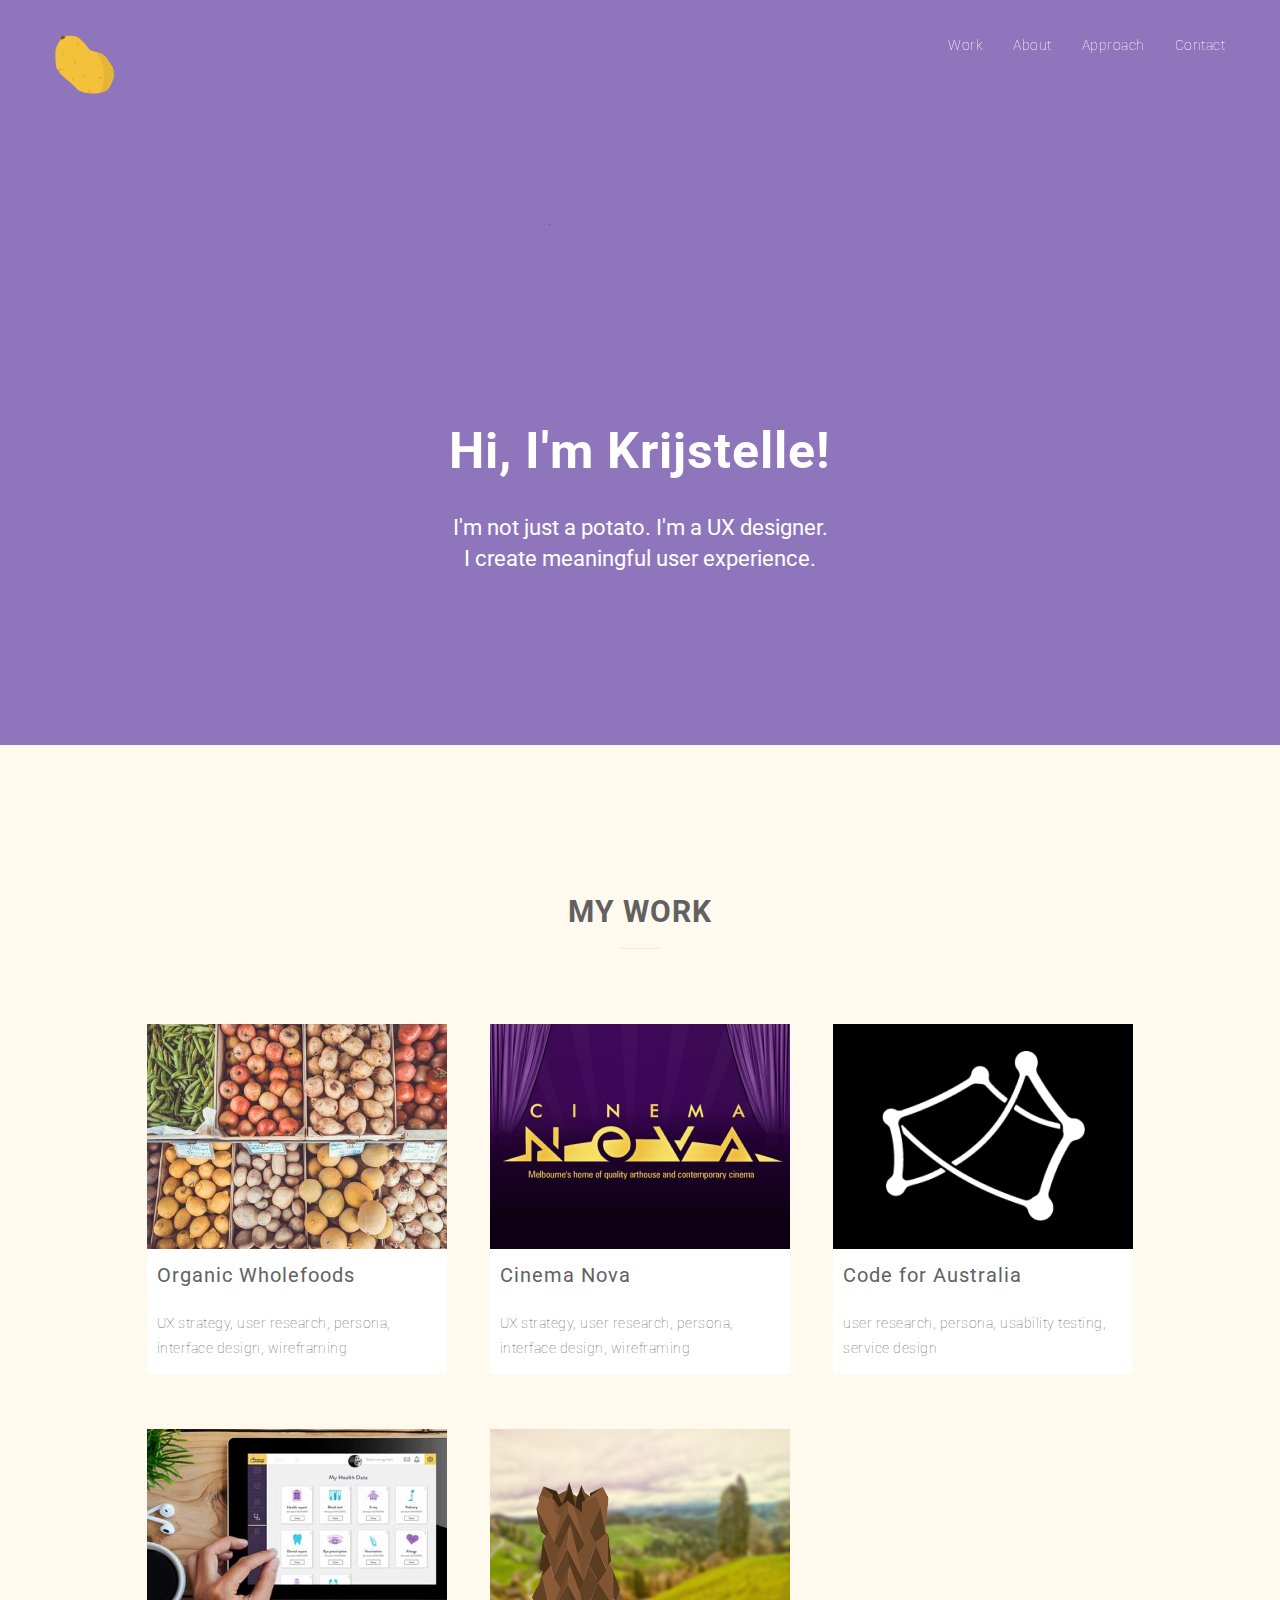
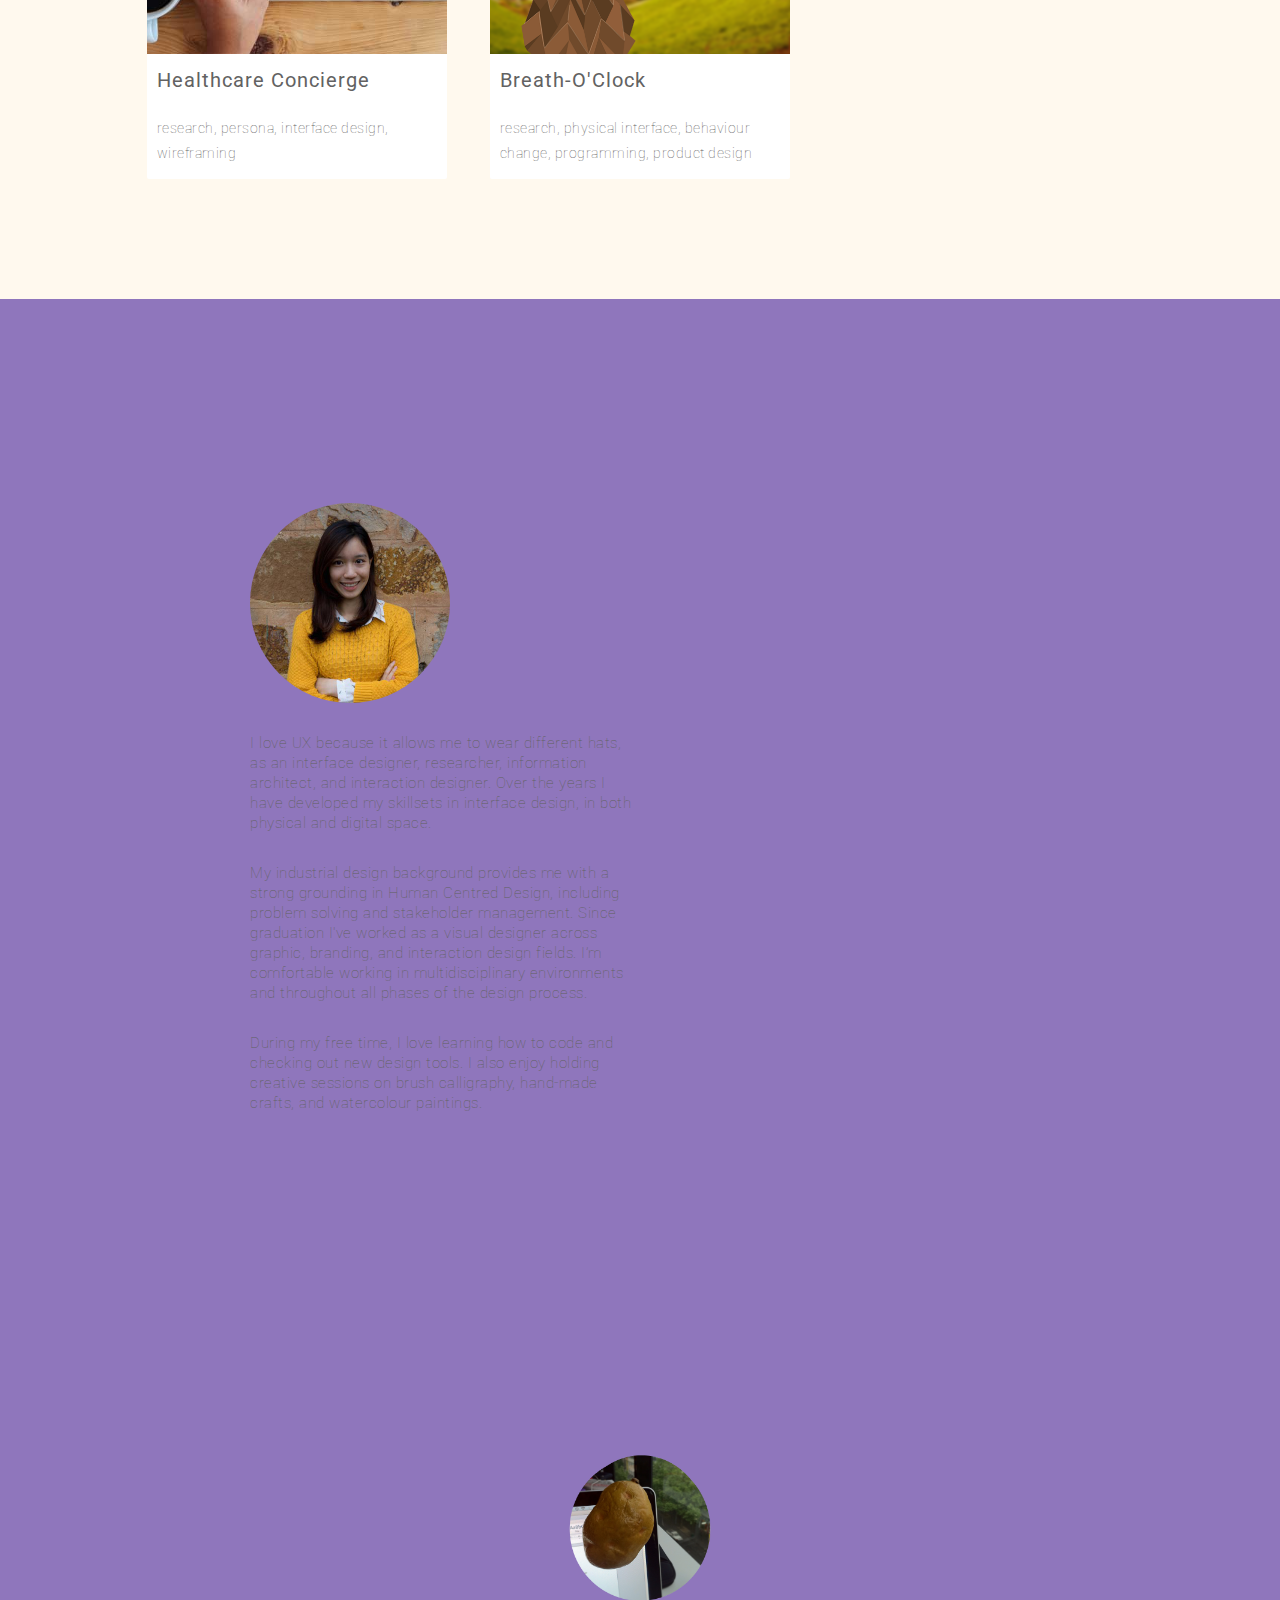
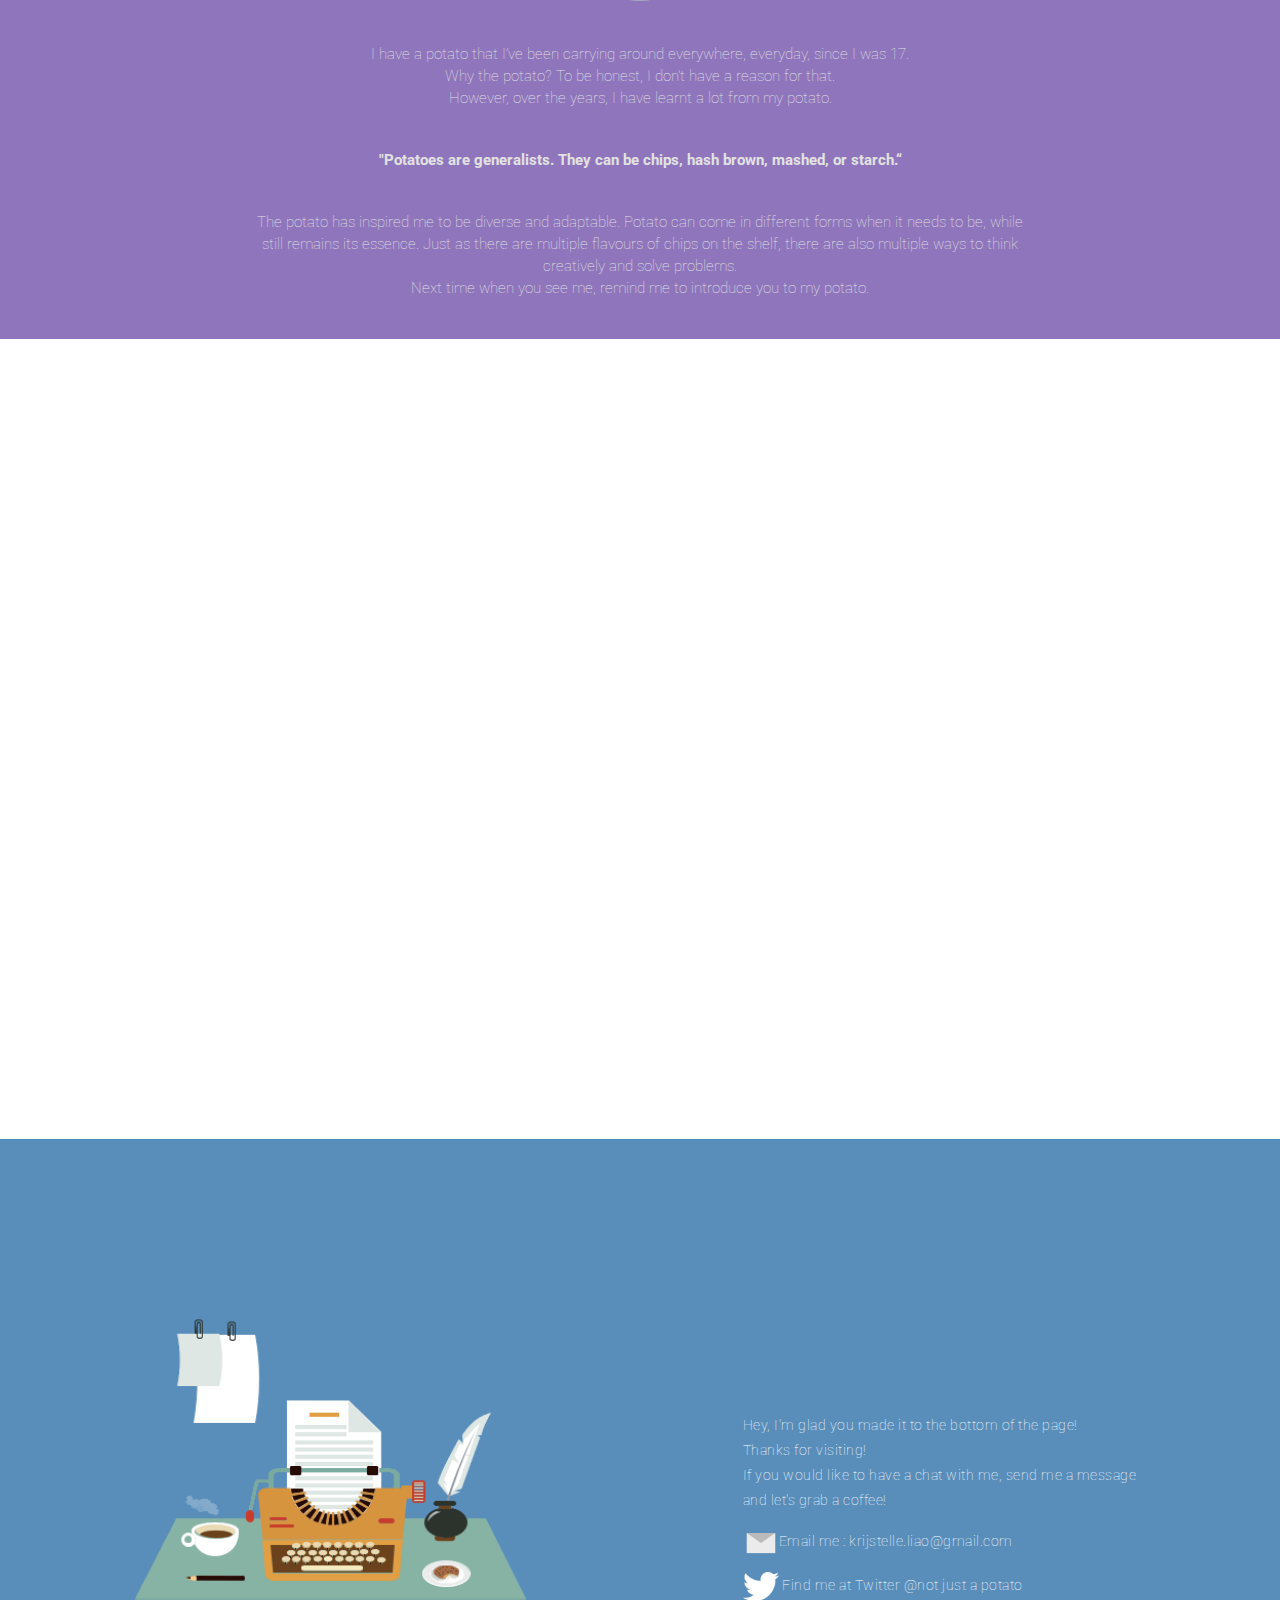
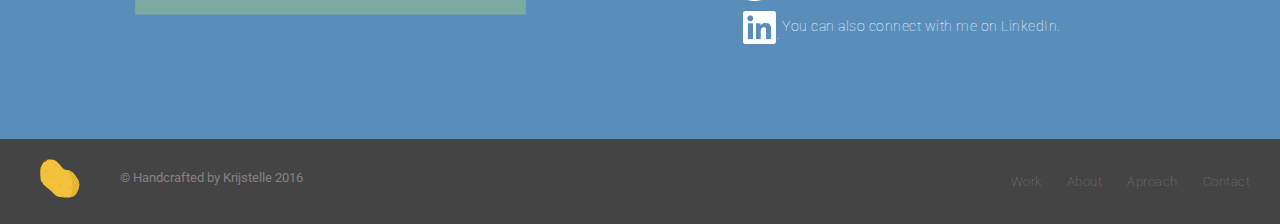
<file: index.html>
<!DOCTYPE html>
<html lang="en">

<head>
	<title>Not just a potato</title>
	<meta charset="utf-8">
	<meta http-equiv="X-UA-Compatible" content="IE=edge">
	<meta name="viewport" content="width=device-width, initial-scale=1">
	<meta name="Krijstelle" content="Portfolio">
	<link rel="shortcut icon" href="img/potato.png">  <!--browser icon-->
	<link href='http://fonts.googleapis.com/css?family=Roboto:400,300,700' rel='stylesheet' type='text/css'>


	<link rel="stylesheet" type="text/css" href="css/bootstrap.min.css">



	<link rel="stylesheet" type="text/css" href="css/main.css">


	<link rel="stylesheet" type="text/css" href="css/animate.css">

	<link rel="stylesheet" type="text/css" href="css/draw.css">



	<script src="js/jquery.js"></script>

	<script src="js/modernizr.js"></script>
	<!-- Modernizr -->
	<script type="text/javascript" src="js/wow.js"></script>
	<script>
		new WOW().init();
	</script>


	<script src="https://ajax.googleapis.com/ajax/libs/jquery/1.11.2/jquery.min.js"></script>

	<script src="js/bootstrap.min.js"></script>
	<!--bootstrap-->
	<script src="js/jquery-2.1.1.js"></script>
	<!--bootstrap-->

	<script src="js/scrolling-nav.js"></script>
	<!--smooth scrolling-nav-->
	<script src="js/jquery.easing.min.js"></script>
	<!--smooth scrolling-->
	<script src="js/activestate.js"></script>
	<!--active state-->


</head>



<body>
	<div>
	<nav class="navbar navbar-default navbar-fixed-top">
		<div class="container-fluid">
			<!-- Brand and toggle get grouped for better mobile display -->
			<div class="navbar-header page-scroll">
				<button type="button" class="navbar-toggle" data-toggle="collapse" data-target="#bs-example-navbar-collapse-1">
					<span class="sr-only">Toggle navigation</span>
					<span class="icon-bar"></span>
					<span class="icon-bar"></span>
					<span class="icon-bar"></span>
				</button>

				<a class="navbar-brand page-scroll" href="#section1">
					<img alt="Brand" src="img/potato.svg">
				</a>

			</div>

			<!-- Collect the nav links, forms, and other content for toggling -->

			<div class="collapse navbar-collapse" id="bs-example-navbar-collapse-1">





				<ul class="nav navbar-nav navbar-right">
					<li class="hidden">
						<a href="#section1"></a>
					</li>
					<li>
						<a class="page-scroll" href="#section2">Work</a>
					</li>
					<li>
						<a class="page-scroll" href="#section3">About</a>
					</li>
					<li>
						<a class="page-scroll" href="#section4">Approach</a>
					</li>
					<li>
						<a class="page-scroll" href="#section5">Contact</a>
					</li>
				</ul>
			</div>
			<!-- /.navbar-collapse -->
		</div>
		<!-- /.container-fluid -->
	</nav>

	<section class="intro" id="section1">
		<div class="container">

					<?xml version="1.0" encoding="utf-8"?>
					<!-- Generator: Adobe Illustrator 19.1.0, SVG Export Plug-In . SVG Version: 6.00 Build 0)  -->
					<svg class="drawpotato" version="1.1" xmlns="http://www.w3.org/2000/svg" xmlns:xlink="http://www.w3.org/1999/xlink" x="0px" y="0px" viewBox="-180 276.8 249.3 276.3" style="enable-background:new -180 276.8 249.3 276.3;" xml:space="preserve">
						<g id="cut">
							<path class="cut" d="M-145.1,342.4c1.2,1.3,2.1,2.9,2.4,4.7c0.4,1.8,0,3.9-0.9,5.6c-0.9,1.7-2.3,3-3.7,4c-1.5,1-3,1.7-4.7,2.2" />
							<path class="cut" d="M-83.2,305.7c3,8.6-5.1,15.3-8.4,17.3" />
							<path class="cut" d="M-112.7,450.9c6.7,1.3,14.1,12.4,12.7,17.4" />
							<path class="cut" d="M-63.5,455.1c-0.1-2.5,0.2-4.9,0.9-7.3c0.6-2.4,1.7-4.8,3.1-6.9c1.4-2.1,3.4-4,5.6-5.2c2.2-1.3,4.7-2,7.2-2" />
							<path class="cut" d="M-106.3,374.4c2.4,0.8,4.5,2.3,6.3,4.2c1.7,1.9,3.1,4.3,3.6,7c0.5,2.6,0.2,5.4-0.7,7.8
				c-1,2.4-2.5,4.5-4.4,6.1" />
							<path class="cut" d="M-42.1,498.5c0.2,5.2,5.7,20.7,12.5,18.8" />
							<path class="cut" d="M-8.1,397.3c0.2-0.8-0.3,6.4,14,6.3" />
							<path class="cut" d="M-3.3,458.9L-3.3,458.9c13.8,0.1,14.9-7.3,18.4-13.7" />
							<path class="cut" d="M63,435.6L63,435.6c-2.3-12.8-7.1-15-13.4-18.6" />
							<path class="cut" d="M32.5,489.5L32.5,489.5c-5.3,8.3-4.8,12.4-4.4,18" />

							<path class="cut" d="M-30.4,340.8c-7.9-1-14.2-0.6-21,3.8" />

							<path class="cut" d="M-139,422.3c-3.7-2-8.1-2.5-12-3.3c-2.4-0.5-9.3-2.8-11.1-1.9c-1.4,0.9-4,8.2-2.5,7.4" />


							<path class="cut" d="M-154.7,292.9c-3-4-1-13.4,4.5-14.9c4.5-1.5,11.4,4.2,13.2,6.5C-140,290.1-148.3,294.1-154.7,292.9" />

						</g>
						<g id="outline">
							<g>
								<path class="outline" d="M-134.8,279.3c-26.8,13.9-28.7,22.9-40.1,46.6c-6.2,12.9-4,50.5-2.2,72.3c0.2,2.6,0.4,5.6,1.4,10
			c1.5,6.5,4.5,10.7,6.7,12.6c4.1,3.5,4.4,5.3,5.7,8.2c2.9,6.8,9.8,12.1,15.1,17c6.5,6.1,13.3,11.8,20.1,17.4
			c14,11.5,24.6,20.8,36.6,34.4c18.3,20.7,59,20.7,83.8,20.7c9.9,0,25.8-5.6,33.8-8.6c11.9-5,17.9-12.3,22.8-23.2
			c12.9-24.8,22.2-54.5,7.4-79.4c-5.9-10-23.6-43.3-43.2-53.6c-26.8-13.9-42.7-5-59.6-29.8c-8.9-12.9-29.8-35.7-45.7-42.7
			C-99.1,278.3-130.8,276.3-134.8,279.3" />
							</g>
						</g>
						<g id="shadow">
							<ellipse class="shadow" cx="-25" cy="540.6" rx="82.4" ry="12.5" />
						</g>
						<g id="dots">
							<g>
								<path class="dots" d="M-52.5,451.1c0.2,0.2,0.3,0.3,0.5,0.5" />
								<path class="dots" d="M-149,431.1c-0.1,0.1,0.3,0.1,0.2,0" />
								<path class="dots" d="M-143.2,430.9c0,0.2,0.4,0.2,0.4,0" />
								<path class="dots" d="M-115.5,381.9C-115.3,381.9-115.3,381.9-115.5,381.9" />
								<path class="dots" d="M-110.2,388.6c0-0.1,0-0.2,0-0.2" />
								<path class="dots" d="M-108,382.6c0,0.1,0,0.2,0,0.2" />
								<line class="dots" x1="-111" y1="399.4" x2="-111" y2="399.4" />
								<path class="dots" d="M-104.2,392.6c0.3,0.1,0.6-0.2,0.5-0.5" />
								<path class="dots" d="M-2.2,394.1c-0.1-0.3,0-0.7,0.2-1" />
								<path class="dots" d="M49,435.6c0.2-0.3,0.3-0.7,0.5-1" />
								<path class="dots" d="M-107.5,311.1c0-0.2,0-0.3,0-0.5" />
								<path class="dots" d="M-98.9,298.2c-0.2,0.3,0.5,0.3,0.4,0" />
								<path class="dots" d="M-99.5,313.6c0.2,0.2,0.3,0.3,0.5,0.5" />
								<path class="dots" d="M-93.5,305.6c-0.2-0.2-0.3-0.3-0.5-0.5" />
								<path class="dots" d="M-119.5,304.7c-0.4-0.1-0.9,0.1-1,0.4" />
								<path class="dots" d="M-118.5,294.1c0.2,0,0.3,0,0.5,0" />
								<path class="dots" d="M-120.9,355.1c0,0.2,0.5,0.2,0.4,0" />
								<path class="dots" d="M-166.5,362.6c0.6,0.3,1.5-0.3,1.5-1" />
								<path class="dots" d="M-79,466.6c0.2,0,0.3,0,0.5,0" />
								<path class="dots" d="M-76.5,487.1C-76.5,487.5-76.5,487.5-76.5,487.1" />
								<path class="dots" d="M-64,496.1c0-0.2,0-0.3,0-0.5" />
								<path class="dots" d="M-18,506.6c0.3,0,0.7,0,1,0" />
								<path class="dots" d="M21.2,507.1c0-0.7,0.1-1.3,0.1-2" />
								<path class="dots" d="M25.5,494.1c-0.2,0.2-0.3,0.3-0.5,0.5" />
								<path class="dots" d="M58,446.6c-0.3,0.7-0.7,1.3-1,2" />
								<path class="dots" d="M43,476.6c0.2,0,0.3,0,0.5,0" />
								<path class="dots" d="M34,458.1c0,0.2,0,0.3,0,0.5" />
								<path class="dots" d="M22.4,375.7c0.3,0.3,0.7,0.7,1,1" />
								<path class="dots" d="M33.5,460.1c-0.3-0.5-0.7-1-1-1.5" />
								<path class="dots" d="M49.5,468.1c0.3-0.2,0.7-0.3,1-0.5" />
								<path class="dots" d="M-125.5,462.6c0.2-0.2,0.3-0.3,0.5-0.5" />
								<path class="dots" d="M-25,413.4c0.1,0,0.2,0,0.2,0" />
								<path class="dots" d="M-10,425.4c-0.1,0-0.2,0-0.2,0" />
								<path class="dots" d="M-26.8,384.9c0,0.1-0.2,0.1-0.2,0" />
								<path class="dots" d="M-45.3,360.1c0,0.2,0.3,0.3,0.5,0.2" />
								<path class="dots" d="M-59.5,370.1c0.1,0,0.2,0,0.2,0" />
								<path class="dots" d="M-65.2,384.4c-0.2,0,0.1,0.4,0.2,0.2" />
								<path class="dots" d="M-67.2,359.4c0.2,0,0.5,0,0.8,0" />
								<path class="dots" d="M42.3,407.8c0.1,0,0.2,0,0.3,0" />
								<path class="dots" d="M29.3,397.8c0.1-0.1,0.2-0.2,0.3-0.3" />
								<path class="dots" d="M56.3,414.4c0.1,0,0.2,0,0.3,0" />
								<path class="dots" d="M33.6,418.8c0,0.2,0,0.4,0,0.7" />
								<path class="dots" d="M43.1,453.8c0,0.2,0.3,0.2,0.3,0" />
								<path class="dots" d="M-102.4,428.4c0.1,0.4,0.8,0,0.6-0.3" />
								<path class="dots" d="M-143.3,392.1c-0.1-0.2-0.2-0.4-0.3-0.7" />
								<path class="dots" d="M-163,380.4c0.2,0.3,0.4,0.7,0.7,1" />
								<path class="dots" d="M-160,401.4c0-0.2,0-0.4,0-0.7" />
								<path class="dots" d="M-165.7,400.4c0.3-0.1,0.4-0.4,0.3-0.7" />
								<path class="dots" d="M-160.7,419.4c0-0.1,0-0.2,0-0.3" />
								<path class="dots" d="M-148,352.8c0.1,0.1,0.2,0.2,0.3,0.3" />
								<path class="dots" d="M-151.7,346.8c0.2,0.3,0.8,0.3,1,0" />
								<path class="dots" d="M-36.7,344.8c0.1,0,0.2,0,0.3,0" />
							</g>
						</g>
					</svg>
					<img src="img/potatoicon.svg" class="potato img-responsive">

					<div class="caption animated wow fadeInDown clearfix">
						<h1> Hi, I'm Krijstelle! </h1>
						<p> I'm not just a potato. I'm a UX designer.</br>
						I create meaningful user experience.</p>
						<hr>
					</div>

		</div>

	</section>
	<!--  End billboard  -->

	<section class="Portfolio" id="section2">

		<div class="title animated wow bounceIn">
			<h2>My WORK</h2>
			<hr class="separator" />
		</div>

		<div class="container">
			<div class="row">

				<div class="col-md-4 ">
					<div class="card">
						<a href="Organicwholefoods.html">
							<img src="img/OF/heroimg.jpg" alt="Organic Wholefoods" />
							<h2>Organic Wholefoods</h2>
							<p>UX strategy, user research, persona, interface design, wireframing</p>
						</a>
					</div>
				</div>


				<div class="col-md-4 ">
					<div class="card">
						<a href="Cinemanova.html">
							<img src="img/folio_nova.png" alt="Cinema Nova" />
							<h2>Cinema Nova</h2>
							<p>UX strategy, user research, persona, interface design, wireframing</p>
						</a>
					</div>
				</div>

				<div class="col-md-4 ">
					<div class="card">
					<div class="construction">  <h2> <span>Currently updating </span>  </h2>  </div>
					 <a >

						<img src="img/folio_code.png" alt="Code for Australia" />
						<!-- <div class="construction">
						 Under construction
						</div> -->

							<h2>Code for Australia</h2>
							<p>user research, persona, usability testing, service design </p>
						</a>
					</div>
				</div>



				<div class="col-md-4 ">
					<div class="card">
						<a href="healthcare_concierge.html">
							<img src="img/folio1.jpg" alt="Healthcare Concierge" />
							<h2>Healthcare Concierge</h2>
							<p> research, persona, interface design, wireframing</p>
						</a>
					</div>
				</div>



				<div class="col-md-4">

					<a href="Breathe-O-clock.html">
						<div class="card">
							<img src="img/folio2.png" alt="img02" />
							<h2> <span>Breath-O'Clock</span></h2>
							<p> research, physical interface, behaviour change, programming, product design </p>
					</a>
					</div>
				</div>

			</div>
			<!--end row-->
		</div>
		<!-- end container -->

	</section>
	<!--  Ends Portfolio  -->



	<!--About page-->
	<section class="About" id="section3">

		<div class="title animated wow bounceIn">
			<h2>About</h2>
			<hr class="separator" />
		</div>


		<div class="description col-md-4 ">
			<img class="profileimg" src="img/4.jpg" width="200px">
			</img>

			<p>I love UX because it allows me to wear different hats, as an interface designer, researcher, information architect, and interaction designer. Over the years I have developed my skillsets in interface design, in both physical and digital space.
			</p>
			<p>
				My industrial design background provides me with a strong grounding in Human Centred Design, including problem solving and stakeholder management. Since graduation I've worked as a visual designer across graphic, branding, and interaction design fields. I’m comfortable working in multidisciplinary environments and throughout all phases of the design process.
			</p>

			<p>
				During my free time, I love learning how to code and checking out new design tools.
				I also enjoy holding creative sessions on brush calligraphy, hand-made crafts, and watercolour paintings.
			</p>
			</div>
		</section>
		<!--  End About  -->

		<!--Why #notjustapotato-->
		<div class="Why" id="section 6">
			<div class="title animated wow bounceIn">
			<h2> Why #Notjustapotato ? </h2>
			<hr class="separator" />
			</div>

			<div class="why-img">
					<img  src="img/potato_photo.png" alt="My-potato" width="150px"> </img>
			</div>
			<p>
				I have a potato that I’ve been carrying around everywhere, everyday, since I was 17. </br>
				Why the potato? To be honest, I don’t have a reason for that.
			</br> However, over the years, I have learnt a lot from my potato. </p>
			<p> <b>
			 "Potatoes are generalists. They can be chips, hash brown, mashed, or starch.“ </b> </p>

			<p>
			 The potato has inspired me to be diverse and adaptable. Potato can come in different forms when it needs to be, while still remains its essence.
			 Just as there are multiple flavours of chips on the shelf, there are also multiple ways to think creatively and solve problems.

		 </br> Next time when you see me, remind me to introduce you to my potato. </p>

		</div>



	<!--  Process  -->
	<section class="Process wrapper" id="section4">
		<div class="clearfix">
			<div class="title animated wow bounceIn">
				<h2>MY DESIGN APPROACH</h2>

				<hr class="separator" />
			</div>

			<div class="container">
				<div class="row ">
					<div class="col-md-3 animated wow fadeInDown">
						<img class="icon" src="img/p1.svg" alt="P1" width="180" height="auto" />
						<span class="separator"></span>
						<h2> Experience mapping </h2>
						<p> To begin with, I would start with user research and envision the kind of experience I would like to bring to the user.</p>
					</div>

					<div class="col-md-3 animated wow fadeInDown" data-wow-delay=".2s">
						<img class="icon" src="img/p2.svg" alt="P2" width="180" height="auto" />
						<span class="separator"></span>
						<h2> Prototype Crafting </h2>
						<p> I then would roll out my wireframing dough to make a quick and rough prototype for discussion, making sure everyone is on the same page.
						</p>
					</div>

					<div class="col-md-3 animated wow fadeInDown" data-wow-delay=".4s">
						<img src="img/p3.svg" alt="P3" width="180" height="auto" />
						<span class="separator"></span>
						<h2> User Testing </h2>
						<p> Testing with the user helps me to understand whether or not I have achieved my goal and also gaining feedback for further development.
						</p>
					</div>

					<div class="col-md-3 animated wow fadeInDown" data-wow-delay=".4s">
						<img src="img/p4.svg" alt="P4" width="180" height="auto" />
						<span class="separator"></span>
						<h2>  Final refinement </h2>
						<p> Then on the final stage I would spice it up with more details, and make sure everything works nicely!
						</p>
					</div>
				</div>
			</div>
			<!-- end row -->
		</div>
		<!-- end container -->

	</section>
	<!--  End Process  -->


	<section class="Contact wrapper" id="section5">
		<div class="title animated wow bounceIn">
			<h2><span style="color:#fff">Say hello</span></h2>
			<h3><span style="color:#fff"></span></h3>
			<hr class="separator" />
		</div>

		<div class="container">
			<div class="row">
				<div class="col-md-7 col-xs-12">
					<!--left-->
					<img id="mail" src="img/mail.gif" />
				</div>


				<div class="col-md-5 col-xs-12 contact-text">
					<!--right-->

					<p> Hey, I'm glad you made it to the bottom of the page! </br>
						Thanks for visiting! </br>
						If you would like to have a chat with me, send me a message and let's grab a coffee! </br>
					</p>
						<div class="contact-link">
					<a  href="mailto:krijstelle.liao@gmail.com">
						<p> <img src="img/mail2.svg" width="36px" />Email me : krijstelle.liao@gmail.com</p>
					</a>

					<a href="http://twitter.com/notjustapotato" target="_blank">
						<p> <img src="img/twitter.png" width="36px" /> Find me at Twitter @not just a potato </p>
					</a>


		<a href="https://au.linkedin.com/in/krijstelleliao" target="_blank">
			<p> <img src="img/In-white.png" width="36px"/>  You can also connect with me on LinkedIn. </p> 	</a>
				</div>


				</div>
				<!--right-->
			</div>
			<!--end row-->
		</div>
		<!--end container-->
	</section>


	<footer>
		<div class="wrapper">
			<div class="rights">
				<img src="img/potato.svg" alt="" class="footer_logo" width="40px" />
				<p>© Handcrafted by Krijstelle 2016 </p>
			</div>

			<nav>
				<ul>

					<li>	<a class="page-scroll" href="#section2">Work</a></li>
					<li><a class="page-scroll" href="#section3">About</a> </li>
					<li><a class="page-scroll" href="#section4">Aproach</a>  </li>


					<li><a class="page-scroll" href="#section5">Contact </a>  </li>
				</ul>
			</nav>
		</div>
	</footer>
	<!--  End footer  -->


	<script>
		<!-- google analytics-->
		(function(i, s, o, g, r, a, m) {
			i['GoogleAnalyticsObject'] = r;
			i[r] = i[r] || function() {
				(i[r].q = i[r].q || []).push(arguments)
			}, i[r].l = 1 * new Date();
			a = s.createElement(o),
				m = s.getElementsByTagName(o)[0];
			a.async = 1;
			a.src = g;
			m.parentNode.insertBefore(a, m)
		})(window, document, 'script', '//www.google-analytics.com/analytics.js', 'ga');

		ga('create', 'UA-65985244-1', 'auto');
		ga('require','displayfeatures');
		ga('send', 'pageview');
	</script>
	<!-- google analytics-->


	<!-- Begin Inspectlet Embed Code -->
	<script type="text/javascript" id="inspectletjs">
	window.__insp = window.__insp || [];
	__insp.push(['wid', 170726625]);
	(function() {
	function ldinsp(){if(typeof window.__inspld != "undefined") return; window.__inspld = 1; var insp = document.createElement('script'); insp.type = 'text/javascript'; insp.async = true; insp.id = "inspsync"; insp.src = ('https:' == document.location.protocol ? 'https' : 'http') + '://cdn.inspectlet.com/inspectlet.js'; var x = document.getElementsByTagName('script')[0]; x.parentNode.insertBefore(insp, x); };
	setTimeout(ldinsp, 500); document.readyState != "complete" ? (window.attachEvent ? window.attachEvent('onload', ldinsp) : window.addEventListener('load', ldinsp, false)) : ldinsp();
	})();
	</script>
	<!-- End Inspectlet Embed Code -->
</div>
</body>

</html>
</file>
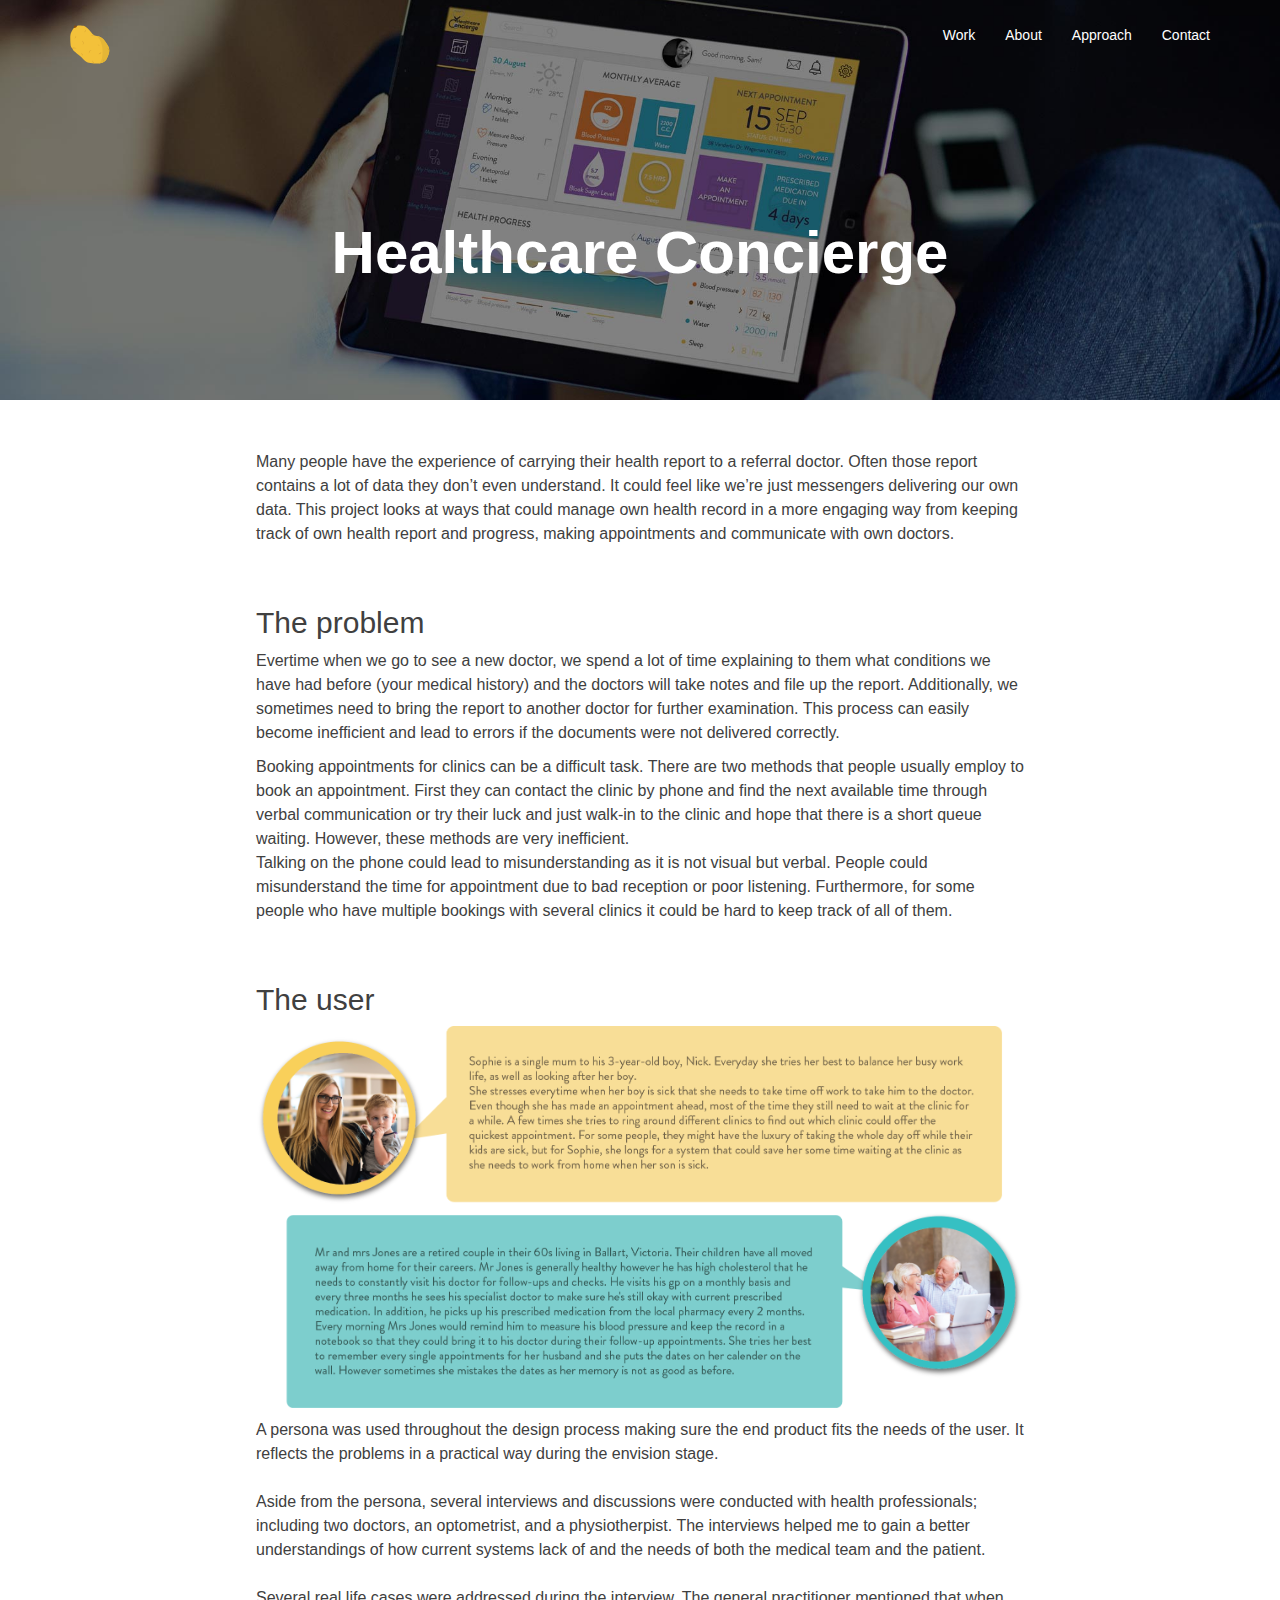
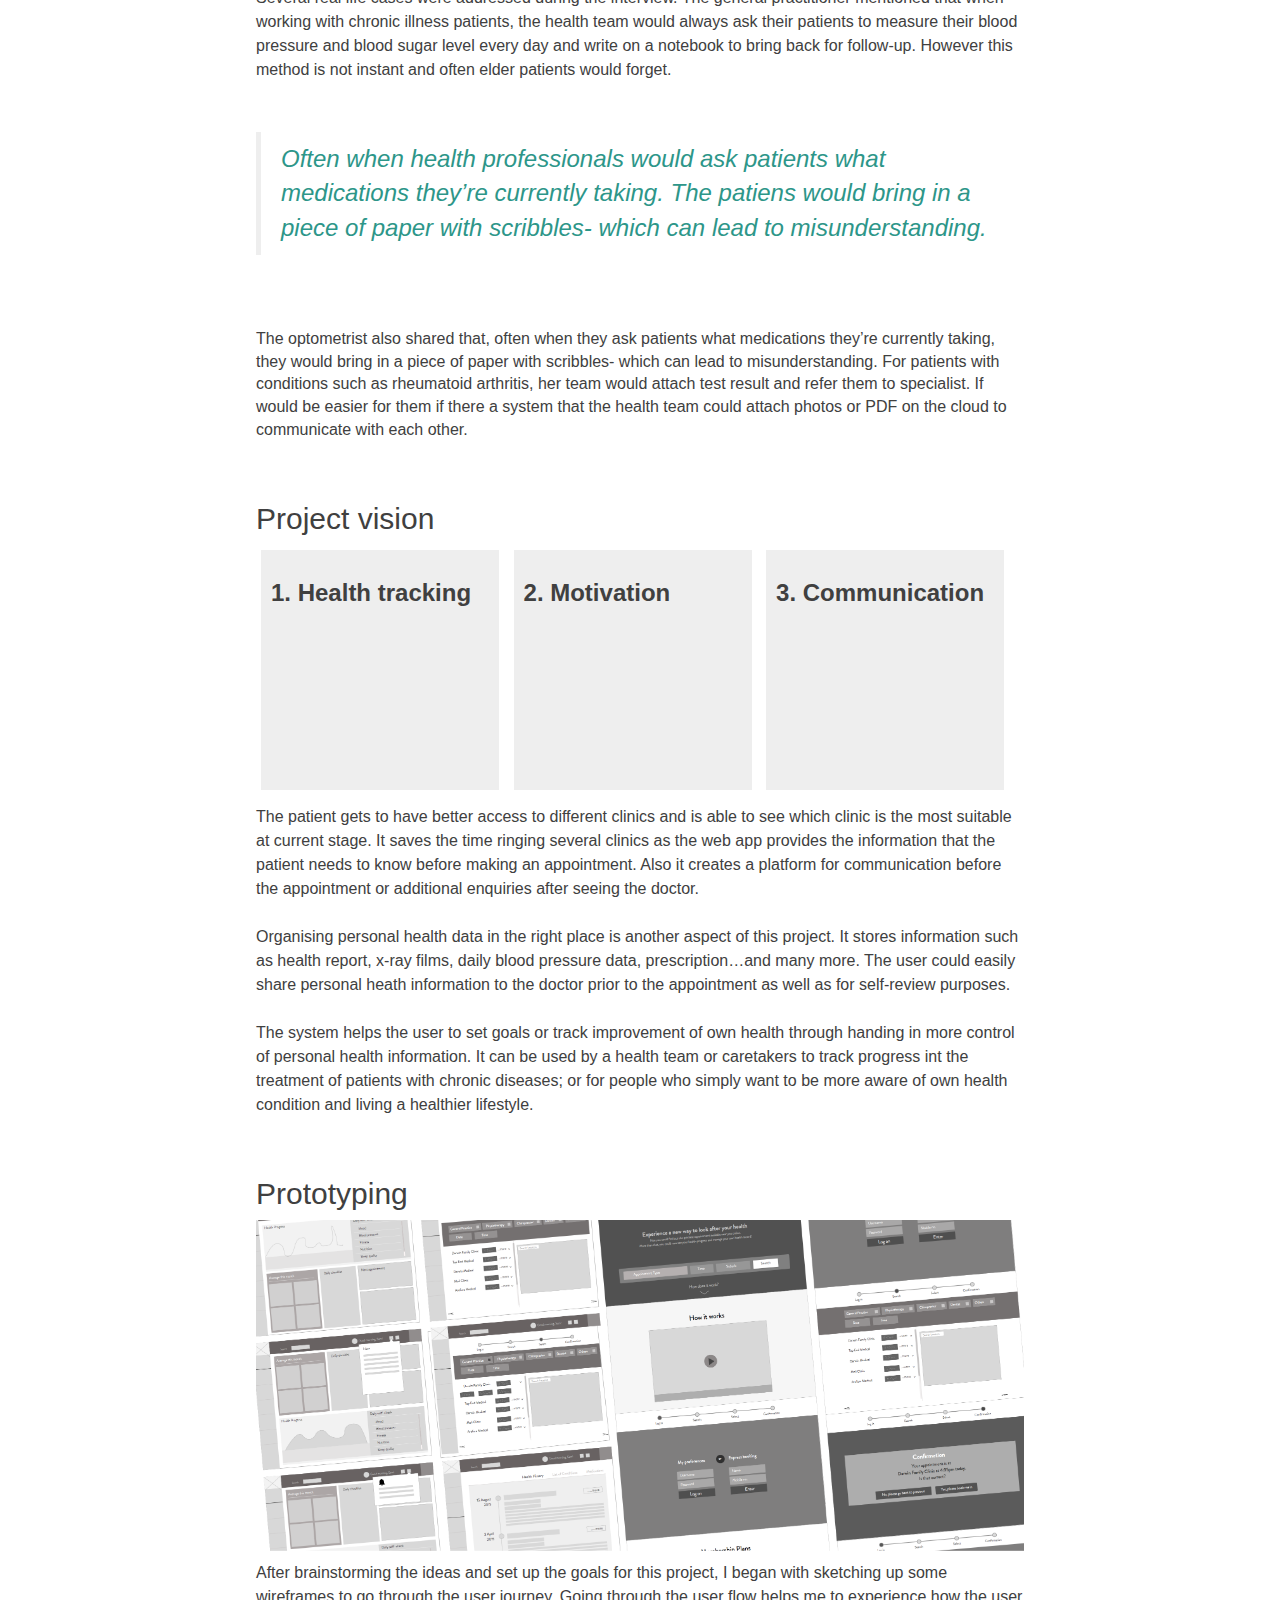
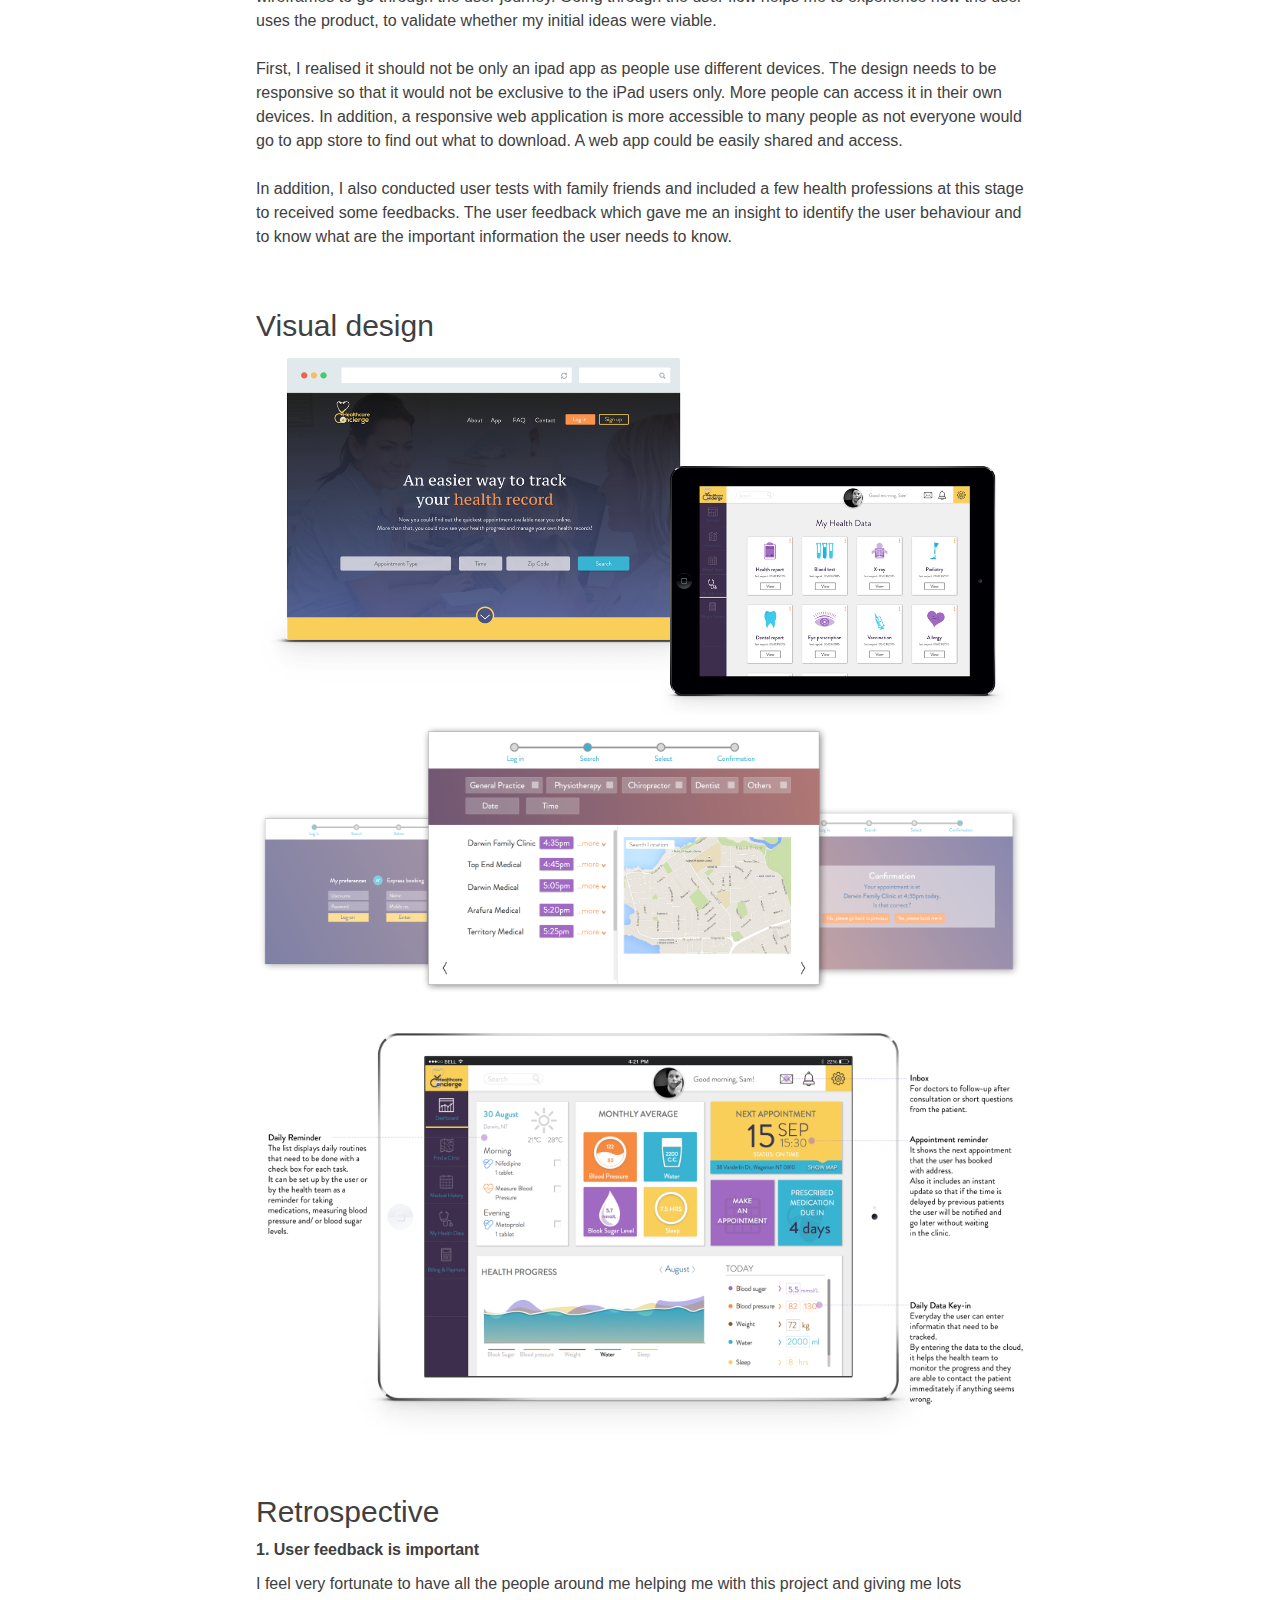
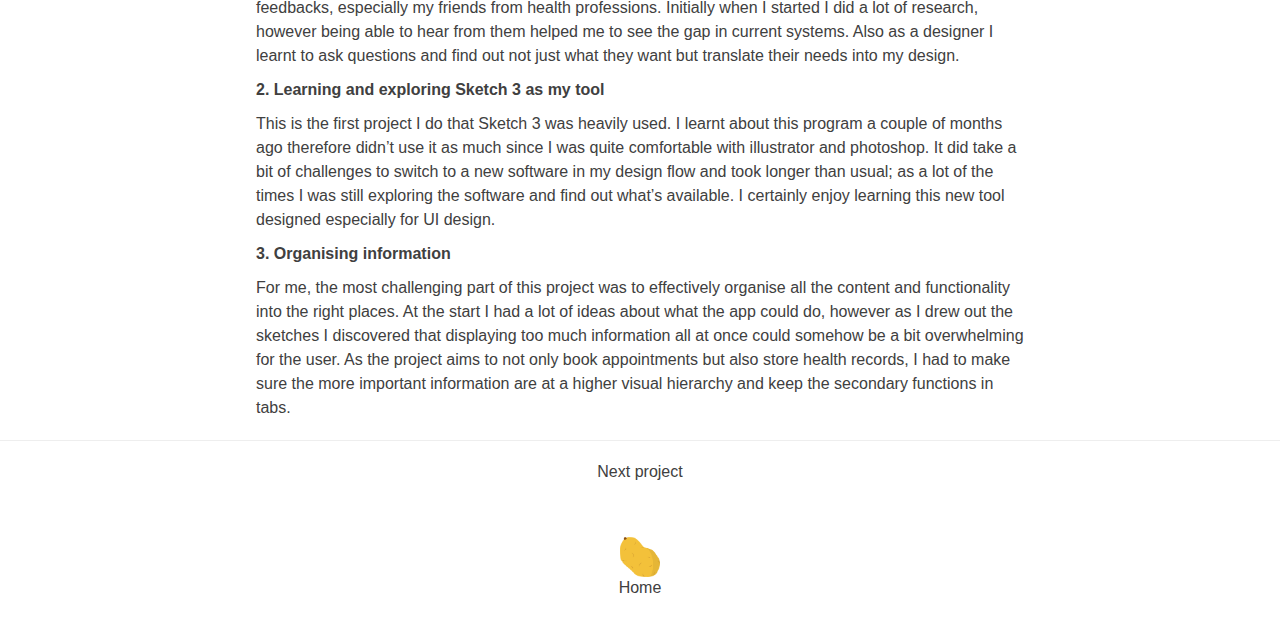
<file: healthcare_concierge.html>
<!DOCTYPE html>
<html lang="en">
<html>

<head>
    <meta charset="utf-8">
    <meta http-equiv="X-UA-Compatible" content="IE=edge">
    <meta name="viewport" content="width=device-width, initial-scale=1">
    <meta name="keywords" content="Krijstelle, Melbourne, user experience, UX designer, UX, UI, interaction designer, web design, user experience design, designer">
    <meta name="Krijstelle" content="Portfolio">
    <link rel="shortcut icon" href="img/potato.png">  <!--browser icon-->
    <title> Not just a potato </title>

    <!-- Bootstrap Core CSS -->
    <link href="css/bootstrap.min.css" rel="stylesheet">

    <!-- Custom CSS -->
    <link href="css/folio_.css" rel="stylesheet">

    <!-- google font- regular-medium italic-bold -->
    <link href="https://fonts.googleapis.com/css?family=Raleway:400,500i,700" rel="stylesheet">

</head>

<body>

    <!-- Navigation -->
    <nav class="navbar navbar-default navbar-fixed-top">
        <div class="container">
            <!-- Brand and toggle get grouped for better mobile display -->
            <div class="navbar-header page-scroll">
                <button type="button" class="navbar-toggle" data-toggle="collapse" data-target="#bs-example-navbar-collapse-1">
                    <span class="sr-only">Toggle navigation</span>
                    <span class="icon-bar"></span>
                    <span class="icon-bar"></span>
                    <span class="icon-bar"></span>
                </button>
                <a class="navbar-brand page-scroll" href="index.html#section1">
                    <img alt="Brand" src="img/potato.svg" width="40px" />
                    <!--or page title here-->
                </a>
            </div>

            <!-- Collect the nav links, forms, and other content for toggling -->
            <div class="collapse navbar-collapse" id="bs-example-navbar-collapse-1">
                <ul class="nav navbar-nav navbar-right">
                    <li class="hidden">
                        <a href="index.html#section1"></a>
                    </li>
                    <li>
                        <a href="index.html#section2">Work</a>
                    </li>
                    <li>
                        <a href="index.html#section3">About</a>
                    </li>
                    <li>
                        <a href="index.html#section4">Approach</a>
                    </li>
                    <li>
                        <a href="index.html#section5">Contact</a>
                    </li>
                </ul>
            </div>
            <!-- /.navbar-collapse -->
        </div>
        <!-- /.container-fluid -->
    </nav>

    <!-- Page Header -->

    <header class="intro-header" style="background-image: url('img/H/bg.jpg')">
        <div class="container">
            <div class="row">
                <div class="col-lg-8 col-lg-offset-2 col-md-10 col-md-offset-1">
                    <div class="post-heading">
                        <h1>Healthcare Concierge</h1>

                    </div>
                </div>
            </div>
        </div>
    </header>

    <!-- Post Content -->
    <div class="article-1">


        <p> Many people have the experience of carrying their health report to a referral doctor. Often those report contains a lot of data they don’t even understand. It could feel like we’re just messengers delivering our own data. This project looks at
            ways that could manage own health record in a more engaging way from keeping track of own health report and progress, making appointments and communicate with own doctors.</p>



        <h2 class="section-heading">The problem </h2>



        <p>
            Evertime when we go to see a new doctor, we spend a lot of time explaining to them what conditions we have had before (your medical history) and the doctors will take notes and file up the report. Additionally, we sometimes need to bring the report to
            another doctor for further examination. This process can easily become inefficient and lead to errors if the documents were not delivered correctly. </p>


        <p>Booking appointments for clinics can be a difficult task. There are two methods that people usually employ to book an appointment. First they can contact the clinic by phone and find the next available time through verbal communication or try
            their luck and just walk-in to the clinic and hope that there is a short queue waiting. However, these methods are very inefficient. </br>

            Talking on the phone could lead to misunderstanding as it is not visual but verbal. People could misunderstand the time for appointment due to bad reception or poor listening. Furthermore, for some people who have multiple bookings with several clinics
            it could be hard to keep track of all of them. </p>

        <h2 class="section-heading">The user </h2>

        <img class="user" src="img/H/persona.png" width="100%" heigh="auto">

        <p> A persona was used throughout the design process making sure the end product fits the needs of the user. It reflects the problems in a practical way during the envision stage. </br>
            </br>
            Aside from the persona, several interviews and discussions were conducted with health professionals; including two doctors, an optometrist, and a physiotherpist. The interviews helped me to gain a better understandings of how current systems lack of and
            the needs of both the medical team and the patient. </br>
            </br>

            Several real life cases were addressed during the interview. The general practitioner mentioned that when working with chronic illness patients, the health team would always ask their patients to measure their blood pressure and blood sugar level every
            day and write on a notebook to bring back for follow-up. However this method is not instant and often elder patients would forget.
            </br>

            <blockquote>Often when health professionals would ask patients what medications they’re currently taking. The patiens would bring in a piece of paper with scribbles- which can lead to misunderstanding. </blockquote>
            </br>
            The optometrist also shared that, often when they ask patients what medications they’re currently taking, they would bring in a piece of paper with scribbles- which can lead to misunderstanding. For patients with conditions such as rheumatoid arthritis,
            her team would attach test result and refer them to specialist. If would be easier for them if there a system that the health team could attach photos or PDF on the cloud to communicate with each other.
            </br>
        </p>

        <h2 class="section-heading">Project vision</h2>
        <div class="block-of-3 ">
              <h3> 1. Health tracking </h3>
        </div>

        <div class="block-of-3 ">
              <h3> 2. Motivation </h3>

        </div>

        <div class="block-of-3 ">
            <h3> 3. Communication </h3>


        </div>


        <p> The patient gets to have better access to different clinics and is able to see which clinic is the most suitable at current stage. It saves the time ringing several clinics as the web app provides the information that the patient needs to know
            before making an appointment. Also it creates a platform for communication before the appointment or additional enquiries after seeing the doctor. </br>
            </br>
            Organising personal health data in the right place is another aspect of this project. It stores information such as health report, x-ray films, daily blood pressure data, prescription…and many more. The user could easily share personal heath information
            to the doctor prior to the appointment as well as for self-review purposes. </br>
            </br>

            The system helps the user to set goals or track improvement of own health through handing in more control of personal health information. It can be used by a health team or caretakers to track progress int the treatment of patients with chronic diseases;
            or for people who simply want to be more aware of own health condition and living a healthier lifestyle.
        </p>

        <h2 class="section-heading">Prototyping</h2>

        <img class="wire" src="img/H/Wireframe.png" width="100%"> </img>
        <p> After brainstorming the ideas and set up the goals for this project, I began with sketching up some wireframes to go through the user journey. Going through the user flow helps me to experience how the user uses the product, to validate whether
            my initial ideas were viable.
            </br>
            </br>
            First, I realised it should not be only an ipad app as people use different devices. The design needs to be responsive so that it would not be exclusive to the iPad users only. More people can access it in their own devices. In addition, a responsive
            web application is more accessible to many people as not everyone would go to app store to find out what to download. A web app could be easily shared and access.
            </br>
            </br>

            In addition, I also conducted user tests with family friends and included a few health professions at this stage to received some feedbacks. The user feedback which gave me an insight to identify the user behaviour and to know what are the important information
            the user needs to know.
        </p>

        <h2 class="section-heading">Visual design</h2>


        <span class="h-visiual">
                        <img src="img/H/entrypage.png" width="100%"> </img>

                        <img src="img/H/Desktop2.png"  width="100%"> </img>
                    </span>


        <img class="visual" src="img/H/ipaddash.png" width="100%" heigh="auto"> </img>







        <h2 class="section-heading">Retrospective</h2>

        <p> <b> 1. User feedback is important </b> </p>
        <p> I feel very fortunate to have all the people around me helping me with this project and giving me lots feedbacks, especially my friends from health professions. Initially when I started I did a lot of research, however being able to hear from
            them helped me to see the gap in current systems. Also as a designer I learnt to ask questions and find out not just what they want but translate their needs into my design.
        </p>

        <p> <b> 2. Learning and exploring Sketch 3 as my tool </b> </p>
        <p> This is the first project I do that Sketch 3 was heavily used. I learnt about this program a couple of months ago therefore didn’t use it as much since I was quite comfortable with illustrator and photoshop. It did take a bit of challenges to
            switch to a new software in my design flow and took longer than usual; as a lot of the times I was still exploring the software and find out what’s available. I certainly enjoy learning this new tool designed especially for UI design. </p>
        </p>

        <p> <b> 3. Organising information</b> </p>
        <p> For me, the most challenging part of this project was to effectively organise all the content and functionality into the right places. At the start I had a lot of ideas about what the app could do, however as I drew out the sketches I discovered
            that displaying too much information all at once could somehow be a bit overwhelming for the user. As the project aims to not only book appointments but also store health records, I had to make sure the more important information are at a
            higher visual hierarchy and keep the secondary functions in tabs.
        </p>
    </div>

    <hr>


        <div class="text-center " >
          <a href="Breathe-O-clock.html" padding-bottom="100px">Next project

          </a>
        </div>

        <hr class="small">   <hr class="small">

          <div class="text-center">
          <a href="index.html">
            <img src="img/potato.png" width="40px" heigh="auto"> </img> </br>
            Home
          </a>
          <hr class="small">
        </div>

    <!-- jQuery -->
    <script src="js/jquery.js"></script>

    <!-- Bootstrap Core JavaScript -->
    <script src="js/bootstrap.min.js"></script>

    <!-- Google analytics -->
    <script>
  (function(i,s,o,g,r,a,m){i['GoogleAnalyticsObject']=r;i[r]=i[r]||function(){
  (i[r].q=i[r].q||[]).push(arguments)},i[r].l=1*new Date();a=s.createElement(o),
  m=s.getElementsByTagName(o)[0];a.async=1;a.src=g;m.parentNode.insertBefore(a,m)
  })(window,document,'script','https://www.google-analytics.com/analytics.js','ga');

  ga('create', 'UA-65985244-1', 'auto');
  ga('send', 'pageview');

</script>
</body>

</html>
</file>
<file: css/main.css>
section {
    min-height: 800px
}


/*------------------------------------*\
      FONTS
\*------------------------------------*/


/*  General CSS*/

body {
    background: #8F76BC;
    /* purple;  */
}
h1, h2, h3, h4, h5, h6 {
    color: #626262;
    font-family: 'Roboto', sans-serif;
    letter-spacing: 1px;
}
h1 {
    font-size: 2em;
    margin: .67em 0
}
h2 {
    font-size: 1.5em;
    margin: .75em 0
}
h3 {
    font-size: 1.17em;
    margin: .83em 0
}
h5 {
    font-size: .83em;
    margin: 1.5em 0
}
h6 {
    font-size: .75em;
    margin: 1.67em 0
}
h1, h2, h3, h4, h5, h6 {
    font-weight: bolder
}
.clearfix:before, .clearfix:after {
    content: " ";
    display: table;
}
.clearfix:after {
    clear: both;
}
.clearfix {
    *zoom: 1;
}




/*------------------------------------*\
      NAV BAR
\*------------------------------------*/


.navbar-default .navbar-nav li a:focus {
    background-color: transparent;
}
.navbar-default .navbar-nav li a:hover {
    border-bottom: 2px solid #ecf0f1;
    background-color: transparent;
    opacity: 0.8;

}


.navbar-default li a.active {
    color: black;
    border-bottom: 2px solid #ecf0f1;
}
@media(min-width:767px) {
    .navbar {   /* nav bar on intro */
        background-color: transparent;
        border-color: transparent;
        padding: 10px 40px;
        -webkit-transition: background .5s ease-in-out, padding .3s ease-in-out;
        -moz-transition: background .5s ease-in-out, padding .3s ease-in-out;
        transition: background .5s ease-in-out, padding .3s ease-in-out;
    }

    .navbar-default .nav li a {
        color: #fff;
        margin-bottom: 5px;
    }

    .navbar-brand img{        /* intro larger brand img */
      width:60px;
      height:auto;
    }

    .top-nav-collapse {
        background-color: #EB5C57;
        width: 100%;
        padding:5px 50px;
        margin:0;
    }

    .top-nav-collapse img{       /* smaller brand img when collapse */
      width:40px;
      height:auto;
    }

    .navbar-default.navbar-shrink {
        background-color: #222;
        padding: 10px 0;
        border-color: transparent;
    }

    .navbar-brand p{
      color: #fff;
      padding-left: 5px;
      font-family: 'Roboto', sans-serif;
    }
}



/*----------mobile view------------*/
@media(max-width:767px) {
    .navbar-brand img{
      width:30px;
    }
    .navbar{
    background-color:  #32224D;
    border-color: transparent;

    }
     .collapse {
        background-color: #32224D;

    }
    .navbar-default .navbar-nav li a{
      color:#fff;
    }

  }

/*----------mobile view------------*/





/*general*/

.title {
    text-align: center;
    position: relative;
    overflow: hidden;
}
.title h2 {
    color: #616161;
    font-family: 'Roboto', sans-serif;
    font-size: 30px;
    font-weight: bold;
    margin: 0 0 20px 0;
    text-transform: uppercase;
}
.title h3 {
    color: #9b9b9b;
    font-family:'Roboto', sans-serif;
    font-size: 14px;
    margin: 0 0 20px 0;
    font-weight: normal!important;
}
.title hr.separator {
    display: block;
    width: 40px;
    height: 1px;
    background-color: #ebebeb;
    margin: 0 auto;
    padding: 0;
    border: 0!important;
}



/*------------------------------------*\
      #Intro section
\*------------------------------------*/
.intro .container-fluid .row {
    padding: 70px;
}

.intro {
    margin: 0;
    padding: 50px;
    width: 100%;
    min-height: 100%;
    height: auto;
    top: 0;
    left: 0;
    background: #8F76BC;
    background-size: cover;
    -webkit-background-size: cover;
    -moz-background-size: cover;
    -o-background-size: cover;
    background-position: center center;
    background-repeat: no-repeat;
    background-attachment: absolute;
}
.intro .caption {
    text-align:center;
}
.intro h1 {

    font-family:'Roboto', sans-serif;
    font-size: 50px;
    font-weight: bold;
    color: #fff;
}
.intro p {
    font-family:'Roboto', sans-serif;
    font-size: 22px;
    margin-bottom: 100px;
    color: #fff;
}
.intro hr {
    display: inline-block;
    height: 1px;
    width: 30px;
    border: 0!important;
    margin: 0;
    padding: 0;
}

@media screen and (max-width: 700px) {
  .intro {
      padding: 20px 20px;
  }
  .intro h1{
    font-size:30px;
  }
  .intro p {
    font-size: 18px;
  }
}


/*------------------------------------*\
      PORTFOLIO SECTION
\*------------------------------------*/
.Portfolio {
    background: #FFF9EE;
    /*or #ECEFF1 */
    width: 100%;
    padding-top: 150px;
    margin-left: auto;
    margin-right: auto;
    height: auto;
}

.Portfolio .container .row {
    padding: 70px;
}

@media screen and (max-width: 1200px) {
  .Portfolio .container .row {
      padding:70px 20px;
  }
}

.card {
    background: #fff;
    width: 300px;
    height: 350px;
    margin: 5px auto 50px auto;
    border-radius: 2px;
}




.card img {
    height: 225px;
    width: 100%;
}


.Portfolio a p {
    font-family: 'Roboto', sans-serif;
    font-size: 14px;
    font-weight: lighter;
    margin-bottom: 100px;
    color: #626262;
    padding-left: 10px;
    padding-top: 10px;
}



.card:hover{
    box-shadow: 4px 4px 10px #979797;
    transform: translate(0, -10px);
    -webkit-transform: translate(0, -10px);
    /** Chrome & Safari **/
    -o-transform: translate(0, -10px);
    /** Opera **/
    -moz-transform: translate(0, -10px);
    /** Firefox **/


}

.card:hover img{
  opacity: 0.5;
}

.card:hover a{
    text-decoration: none;
}

.card {
    position: relative;
    transition: all 0.3s ease-in-out;
    -webkit-transition: all 0.3s ease-in-out;
    /** Chrome & Safari **/
    -moz-transition: all 0.3s ease-in-out;
    /** Firefox **/
    -o-transition: all 0.3s ease-in-out;
    /** Opera **/
}

.construction{
  position: absolute;
  top:50px;
  left:0;
  width: 100%;
  color: #FFF9EE;
  opacity: inherit;
  margin: auto;

  visibility: hidden;
}

.card:hover .construction{
  visibility: visible;

}

.construction h2 span{
  font-size: 2em;
  text-align: center;
  margin-left: auto;
  margin-right: auto;
  display: block;

}

.Portfolio .card h2 {
    padding-left: 10px font-family: 'Roboto', sans-serif;
    font-size: 20px;
    padding-left: 10px;
}
@media screen and (max-width: 400px) {
    .Portfolio .row .card {
        margin-left: auto;
        margin-right: auto;
        padding: 0;
        width: 105%;
        height: 100%;
    }
    .card img {
        height: auto;
    }
}


/*------------------------------------*\
      #ABOUT SECTION
\*------------------------------------*/
.About {
    padding-top: 150px;
    margin-right: 0px;
    width: 100%;
    min-height: 1000px;
    background-image: url("../img/about_bg.svg");
    background-size: cover;
    -webkit-background-size: cover;
    -moz-background-size: cover;
    -o-background-size: cover;
    background-position: center center;
    background-repeat: no-repeat;
    background-attachment: fixed;
}
.About .description {
    margin-bottom: 100px;
    float: left;
    width: 650px;
    padding-left: 250px;
}
@media screen and (max-width: 500px) {
    .About .description {
        margin-top: 100px;
        margin-left: 2%;
        max-width: 90%;
        padding-left: 20px;
    }
    .About {
        min-height: 1350px;
    }
}
.profileimg {
    border-radius: 150px;
}
.About .description p {
    color: #616161;
    font-family: 'Roboto', sans-serif;
    font-weight: lighter;
    font-size: 1.1em;
    line-height: 20px;
    margin-top: 30px;
    letter-spacing: .5px;
}


/*------------------------------------*\
      WHY
\*------------------------------------*/

.Why {
  min-height:400px;
}

.Why h2{
    margin-top: 80px;
    color: #E2E2E2;
}

.Why p{
  width:60%;
  color: #E2E2E2;
  margin: 40px auto;
  font-family:'Roboto', sans-serif;
  font-size: 1.1em;
  font-weight: lighter;
  text-align: center;
}

.why-img{
  margin: 20px auto 0 auto;
  text-align: center;
  width:60%;
}


@media screen and (max-width: 700px) {
  .Why p{
    width:90%;
  }
}




/*------------------------------------*\
      APPROACH SECTION
\*------------------------------------*/
.Process {
    padding-top: 150px;
    width: 100%;
    height: auto;
    background: #fff;
}
.Process .container .row {
    padding: 50px;
    text-align: center;
}
.row .col-md-3 h2 {
    color: #1A602B;
    font-family: 'Roboto', sans-serif;
    font-size: 18px;
    font-weight: bold;
    margin: 0;
    margin-top: 15px;
}
.Process .row .col-md-3 img:hover {
    -webkit-animation: tada 1s infinite;
    /* Chrome, Safari, Opera */
    animation: tada 1s infinite;
}
.row .col-md-3 p {
    color: #9b9b9b;
    font-family: 'Roboto', sans-serif;
    font-size: 13px;
    line-height: 22.5px;
    padding-top: 12px;
    margin-bottom: 30px;
    letter-spacing: .5px;
}




/*------------------------------------*\
      CONTACT SECTION
\*------------------------------------*/
.Contact {
    padding-top: 150px;
    height: auto;
    min-height: 600px;
    background: #598EBB;
    width: 100%;
}
.Contact .col-md-5 {
    float: left;
}
.Contact .container .row {
    padding: 60px;
}
.contact-text p, a{
    color: #fff;
    font-family:'Roboto', sans-serif;
    font-weight: lighter;
    font-size: 14px;
    line-height: 25px;
    margin-top: 10px;
    letter-spacing: .5px;
    text-decoration: none;
}


.contact-link a p:hover{
  opacity: 0.5;

}

#mail {
    margin-top: -100px;
    z-index: 3;
    width: 400px;
}
@media screen and (max-width: 1235px) {
    #mail {
        display: block;
        margin-top: 10px;
        width: 80%;
        z-index: -3;
        margin-left: auto;
        margin-right: auto;
    }
    .contact-text p {
        text-align: center;
    }
}





/*------------------------------------*\
      FOOTER
\*------------------------------------*/
footer {
    padding: 20px 0;
    overflow: hidden;
    background: #454444;
}
footer .footer_logo {
    float: left;
    margin-left: 40px;
}
footer nav {
    margin-right: 30px;
}
footer .rights p {
    float: left;
    color: #838181;
    font-family: 'Roboto', sans-serif;
    font-size: 13px;
    margin: 5px 0 0 40px;
    margin-top: 10px;
}
footer .rights p a {
    color: #777;
    font-family:'Roboto', sans-serif;
    font-size: 13px;
    font-weight: bold;
    text-decoration: none;
}
footer nav ul {
    float: right;
    overflow: hidden;
    list-style: none;
    margin-top: 10px;
}
footer nav ul li {
    float: left;
    margin-left: 25px;
}
footer nav ul li a {
    color: #838181;
    font-family:'Roboto', sans-serif;
    font-size: 13px;
    text-decoration: none;
    transition: all .2s linear;
    -webkit-transition: all .2s linear;
    -moz-transition: all .2s linear;
    -o-transition: all .2s linear;
}
footer nav ul li a:hover {
    color: #616161;
    text-decoration: none;
}
</file>
<file: css/draw.css>
.potato{
  height:240px;
  max-width: 95%;
  max-height: 95%;
  opacity: 0;
  animation-name: show;
  animation-delay: 2s;
  animation-duration: 1s;
  animation-fill-mode: forwards;
  animation-iteration-count: 1;
  animation-timing-function: linear;
    margin-right: auto;
    margin-left: auto;
    margin-top:100px;
}

.drawpotato{
  height:240px;
  position: absolute;
  top: 150px;
  left: 10px;
  right: 0;
  margin: auto;
  display: block;
}

svg path#dots,#outline,#line,#shadow,#cut{
  fill-opacity: 0;
  stroke: #FFFFFF;
  stroke-width: 2;
  stroke-dasharray: 760;
  stroke-dashoffset: 760;
  animation: draw 2.5s 1 linear ;
}

@keyframes show {
  to {
    opacity: 1;
    animation-delay:1;
  }
}

 @keyframes draw  {
  to {
    stroke-dashoffset: 0;
  }
}


@media screen and (max-width: 500px){
    .Potato{
  max-width: 450px;
  height:auto;
  max-height: 95%;
  opacity: 0;
  animation-name: show;
  animation-delay: 2s;
  animation-duration: 1s;
  animation-fill-mode: forwards;
  animation-iteration-count: 1;
  animation-timing-function: linear;
    margin-right: auto;
    margin-left: auto;
    margin-top:50px;
}

.drawpotato{
  position:absolute;
  display: block;
  top:119px;

}
}
</file>
<file: css/folio_.css>
body {
    font-family: 'Roboto', sans-serif;
    font-size: 16px;
    font-weight: 300;
    color: #404040;
}
p {
    line-height: 1.5;
    margin: 10px 0;
}
p a {
    text-decoration: underline;
}
h1, h2, h3, h4, h5, h6 {
    font-family: 'Roboto', sans-serif;
    font-weight: 700;
}
a {
    color: #404040;
}
a:hover, a:focus {
    color: #0085a1;
}
a img:hover, a img:focus {
    cursor: zoom-in;
}
blockquote {
    color: #2D9689;
    font-weight: 400;
    font-style: italic;
    margin: 50px 0;
    font-size: 24px;
}
hr.small {
    max-width: 100px;
    margin: 15px auto;
    border-width: 4px;
    border-color: white;
}

/*------------------------------------*\
      NAV
\*------------------------------------*/

.navbar-fixed-top {
    position: absolute;
}

/*while it's selected */

.navbar-default .navbar-nav li a:focus {
    background-color: transparent;
}
.navbar-default .navbar-nav li a:hover {
    border-bottom: 2px solid #ecf0f1;
    background-color: transparent;
}
.navbar-default li a.active {
    color: black;
    border-bottom: 2px solid #ecf0f1;
}
@media(min-width:767px) {
    .navbar {
        background-color: transparent;
        border-color: transparent;
        padding: 10px 0;
        -webkit-transition: background .5s ease-in-out, padding .3s ease-in-out;
        -moz-transition: background .5s ease-in-out, padding .3s ease-in-out;
        transition: background .5s ease-in-out, padding .3s ease-in-out;
    }
    .top-nav-collapse {
        background-color: #EB5C57;
        padding: 0;
    }
    .navbar-default .nav li a {
        color: #fff;
        margin-bottom: 5px;
        font-size: 14px;
    }
}

/*------------Mobile view---------------*/

@media(max-width:767px) {
    .navbar-header {
        background-color: #2D9689;
    }
    .icon-bar {
        color: white;
    }
    .navbar-default {
        border: none;
    }
}

/*------------------------------------*\
      HEADER
\*------------------------------------*/

.intro-header {                                    /*bg img */
    background-color: #2D9689;
    background: no-repeat center center;
    background-attachment: scroll;
    -webkit-background-size: cover;
    -moz-background-size: cover;
    background-size: cover;
    -o-background-size: cover;
    margin-bottom: 50px;
    height: 400px;
}


.intro-header .site-heading, .intro-header .post-heading{
    padding: 200px 0 50px;
    color: white;
}




.intro-header .site-heading .subheading, .intro-header .page-heading .subheading {
    font-size: 24px;
    line-height: 1.1;
    display: block;
    font-family: 'Roboto', sans-serif;
    font-weight: 300;
    margin: 10px 0 0;
}



.intro-header .post-heading h1 {
    font-size: 35px;
    text-align: center;
}

.intro-header .post-heading .subheading, .intro-header .post-heading .meta {
    line-height: 1.1;
    display: block;
}
.intro-header .post-heading .subheading {
    font-family: 'Roboto', sans-serif;
    font-size: 24px;
    margin: 10px 0 30px;
    font-weight: 600;
}
.intro-header .post-heading .meta {
    font-family: 'Roboto', sans-serif;
    font-style: italic;
    font-weight: 300;
    font-size: 20px;
}
.intro-header .post-heading .meta a {
    color: white;
}


@media only screen and (min-width: 768px) {
    .intro-header .post-heading h1 {
        font-size: 60px;
        font-family: 'Roboto', sans-serif;
        text-align: center;
    }
    .intro-header .post-heading .subheading {
        font-size: 30px;
    }
}


.post-sub-heading {
    font-family: 'Roboto', sans-serif;
    font-weight: 300;
    opacity: 0.5;
    color: white;
    text-align: center;
}
.post-sub-heading p {
    margin: 0;
}


/*------------------------------------*\
      PROJECT DESCRIPTION
\*------------------------------------*/
.article-1{
  margin:0;
  padding: 0 20%;
}

@media only screen and (max-width: 1200px) {
  .article-1{
    margin:0;
    padding: 0 10%;
  }
}

@media only screen and (max-width: 800px) {
  .article-1{
    margin:0;
    padding: 0 3%;
  }
}


.section-heading {
    font-size: 30px;
    margin-top: 60px;
    font-weight: 500;
    font-family: 'Roboto', sans-serif;
}
.caption {
    text-align: center;
    font-size: 14px;
    padding: 10px;
    font-style: italic;
    margin: 0;
    display: block;
    border-bottom-right-radius: 5px;
    border-bottom-left-radius: 5px;
}


/*------------------------------------*\
      LAYOUT ELEMENT
\*------------------------------------*/
.showcase-img{
  margin-top: 10px;
  margin-bottom: 30px;
}
.bg{
  background: #F0EEE6;
  width:100%;
  margin:0;
  padding:0;
}

.shadow{
  box-shadow: 2px 2px 10px #D5D4D4;
}

.block-of-3{
  display:inline-block;
  width:31%;
  min-height: 240px;
  background: #EEEEEE;
  padding:10px;
  margin:5px;
  position: relative;
  transition: all 0.3s ease-in-out;
  -webkit-transition: all 0.3s ease-in-out;
  /** Chrome & Safari **/
  -moz-transition: all 0.3s ease-in-out;
  /** Firefox **/
  -o-transition: all 0.3s ease-in-out;
  /** Opera **/
}

.block-of-3:hover{
  box-shadow: 2px 2px 10px #D5D4D4;

  transform: translate(0, -10px);
  -webkit-transform: translate(0, -10px);
  /** Chrome & Safari **/
  -o-transform: translate(0, -10px);
  /** Opera **/
  -moz-transform: translate(0, -10px);
  /** Firefox **/
}

@media only screen and (max-width: 750px) {
    .block-of-3 {
        width:94%;
        display: block;
        min-height: 50px;
        padding:10px;
        margin:3%;
    }
}


.feature-block{
  display:block;
  float: left;
  width:31%;
  min-height: 300px;

  margin:5px;
  padding: 5px 5px 40px 5px;
  position:sticky;
  text-align: center;
}

.feature-block img{
  margin-left: auto;
  margin-right: auto;
  margin-top: 30px;

}

@media only screen and (max-width: 750px) {
    .feature-block {
        width:94%;
        display: block;
        min-height: 50px;
        padding:10px;
        margin:3%;
    }
}


.half{
  display:inline-block;
  width:48%;
  margin:auto;



  position: relative;

}




.section{
  display: block;
  width:45%;
  float:right;
  margin:10px 50px 10px 0;
  display: inline-block;
    padding: 10px 10px 10px 0;
}

@media only screen and (max-width: 750px) {
  .section{
    width:100%;
    margin:auto;
  }
}

.clickable-prototype{
float:right;
margin-top:-380px;
padding:0;
}

@media only screen and (max-width: 750px) {
    .clickable-prototype{
      margin-top:-240px;
      margin-bottom: 0;
    }

iframe{
  margin:0;
  padding:0;


}

.task-section{

  margin:0;
  padding-bottom: 100px;
}



/*Project vision ****/
.vision{
	max-width: 700px;
	margin-left:auto;
  margin-right: auto;
  text-align: center;
}


.circle{
  display:inline-block;
  float:left;
  width:220px;
  height:220px;
  border-radius:150px;
  font-size:20px;
  color:#fff;
  line-height:220px;
  text-align:center;
  background:#634125;
  margin:20px 10px;
  font-family: 'Roboto', sans-serif;
  font-weight:300;
  }

.circle:hover{
    background:#A05F27 ;
    box-shadow: 0px 2px 10px #979797;
}

/*------------------------------------*\
      IMAGE
\*------------------------------------*/

.full-img {
  left: -100px;
  position: absolute;
  z-index: 10;
}


.h-visiual img{
  left:-500px;
  z-index: 5;
}



/*------------------------------------*\
      FOOTER
\*------------------------------------*/


/*------------------------------------*\
      TEXT SELECTION
\*------------------------------------*/
::-moz-selection {
    color: white;
    text-shadow: none;
    background: #0085a1;
}
::selection {
    color: white;
    text-shadow: none;
    background: #0085a1;
}
img::selection {
    color: white;
    background: transparent;
}
img::-moz-selection {
    color: white;
    background: transparent;
}
body {
    webkit-tap-highlight-color: #0085a1;
}
</file>
